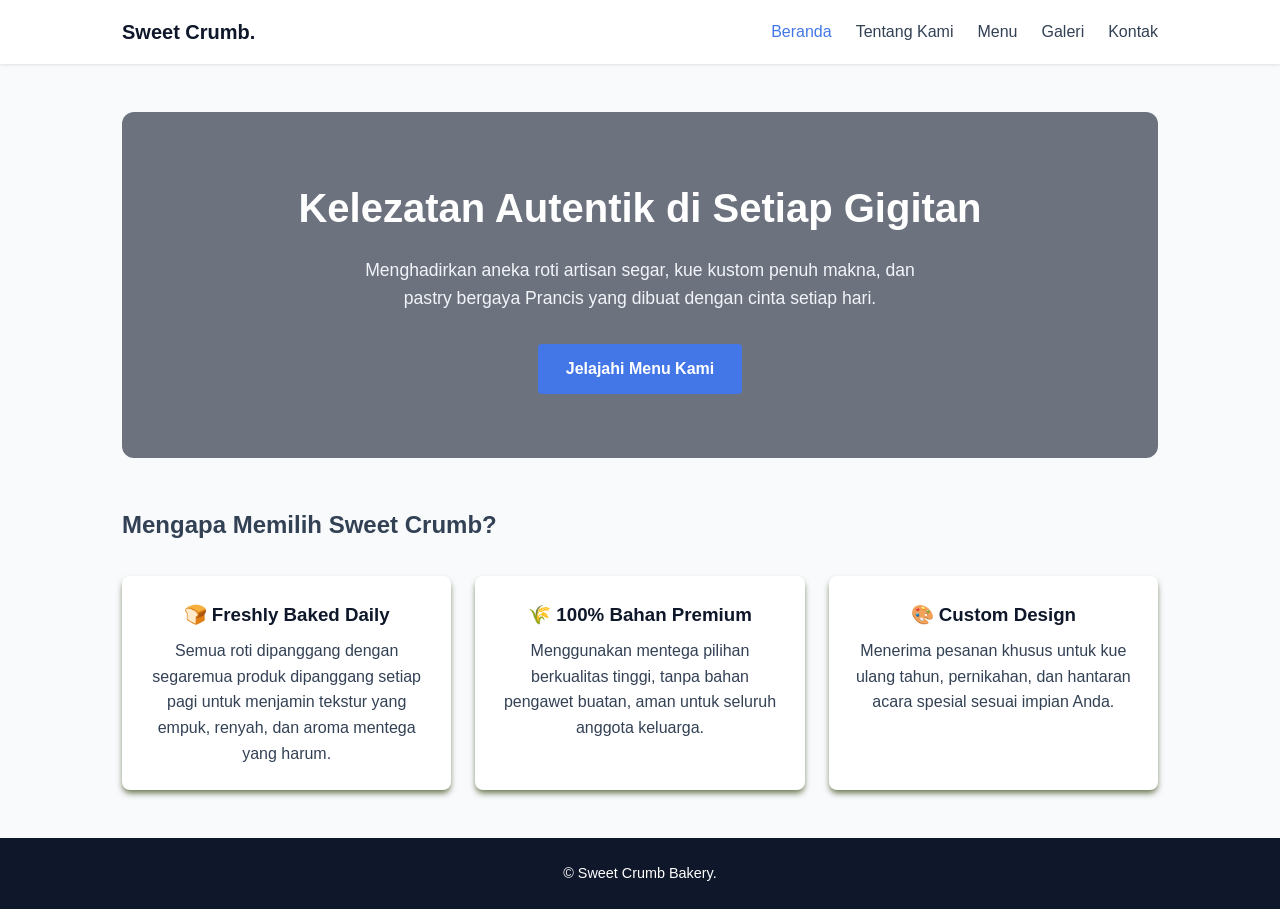
<file: myCompanyProfile/index.html>
<!DOCTYPE html>
<html lang="id">
<head>
    <meta charset="UTF-8">
    <meta name="viewport" content="width=device-width, initial-scale=1.0">
    <title>Beranda</title>
    <link rel="stylesheet" href="style.css">
    <style>
    /* CSS Tambahan Khusus Halaman Beranda */
    .hero-section {
      text-align: center;
      padding: 4rem 1rem;
      background: linear-gradient(rgba(15, 23, 42, 0.6), rgba(15, 23, 42, 0.6)), url('https://images.unsplash.com/photo-1509440159596-0249088772ff?auto=format&fit=crop&w=1200&q=80') no-repeat center center/cover;
      color: var(--white);
      border-radius: 12px;
      margin-bottom: 3rem;
    }
    .hero-section h1 {
      font-size: 2.5rem;
      margin-bottom: 1rem;
    }
    .hero-section p {
      font-size: 1.1rem;
      max-width: 600px;
      margin: 0 auto 2rem auto;
      color: #f1f5f9;
    }
    .btn-primary {
      background-color: var(--accent-color);
      color: var(--white);
      padding: 0.75rem 1.75rem;
      border-radius: 4px;
      text-decoration: none;
      font-weight: 600;
      transition: var(--transition);
      display: inline-block;
    }
    .btn-primary:hover {
      opacity: 0.9;
    }
    .featured-highlights {
      display: grid;
      grid-template-columns: repeat(auto-fit, minmax(250px, 1fr));
      gap: 1.5rem;
      margin-top: 2rem;
    }
    .highlight-card {
      background: var(--white);
      padding: 1.5rem;
      border-radius: 8px;
      box-shadow: 0 4px 6px -1px rgba(100, 112, 72);
      text-align: center;
    }
    .highlight-card h3 {
      color: var(--primary-color);
      margin-bottom: 0.5rem;
    }
  </style>

</head>
<body>
    <header>
    <nav class="navbar">
      <a href="index.html" class="logo">Sweet Crumb.</a>
      <ul class="nav-links">
        <li><a href="index.html" class="active">Beranda</a></li>
        <li><a href="about.html">Tentang Kami</a></li>
        <li><a href="services.html">Menu</a></li>
        <li><a href="portofolio.html">Galeri</a></li>
        <li><a href="contact.html">Kontak</a></li>
      </ul>
    </nav>
    </header>
    
    
    <main>
    <section class="hero-section">
      <h1>Kelezatan Autentik di Setiap Gigitan</h1>
      <p>Menghadirkan aneka roti artisan segar, kue kustom penuh makna, dan pastry bergaya Prancis yang dibuat dengan cinta setiap hari.</p>
      <a href="services.html" class="btn-primary">Jelajahi Menu Kami</a>
    </section>

    <section>
        <h2>Mengapa Memilih Sweet Crumb?</h2>
        <div class="featured-highlights">
            <div class="highlight-card">
                <h3>🍞 Freshly Baked Daily</h3>
                <p>Semua roti dipanggang dengan segaremua produk dipanggang setiap pagi untuk menjamin tekstur yang empuk, renyah, dan aroma mentega yang harum.</p>
            </div>
            <div class="highlight-card">
                <h3>🌾 100% Bahan Premium</h3>
                <p>Menggunakan mentega pilihan berkualitas tinggi, tanpa bahan pengawet buatan, aman untuk seluruh anggota keluarga.</p>
            </div>
            <div class="highlight-card">
                <h3>🎨 Custom Design</h3>
                <p>Menerima pesanan khusus untuk kue ulang tahun, pernikahan, dan hantaran acara spesial sesuai impian Anda.</p>
            </div>
        </div>

    </section>
    </main>


    <footer>
        <p>&copy; Sweet Crumb Bakery.</p>
    </footer>
</body>
</html>
</file>
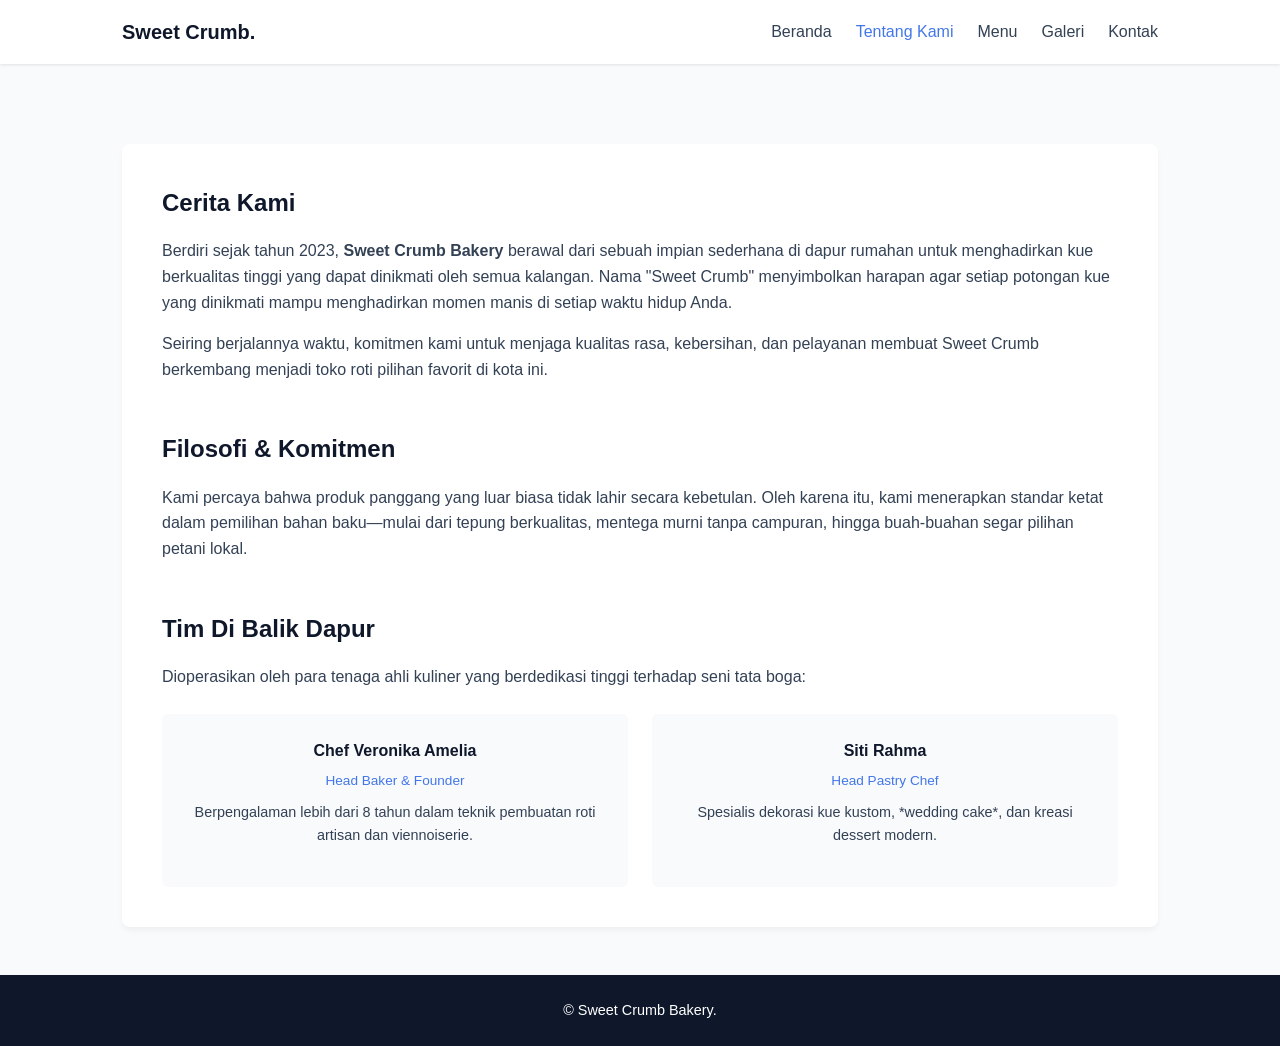
<file: myCompanyProfile/about.html>
<!DOCTYPE html>
<html lang="id">
<head>
    <meta charset="UTF-8">
    <meta name="viewport" content="width=device-width, initial-scale=1.0">
    <title>About us</title>
    <link rel="stylesheet" href="style.css">
    <style>
    /* CSS Tambahan Khusus Halaman Tentang Kami */
    .about-container {
      display: grid;
      grid-template-columns: 1fr;
      gap: 2rem;
      background: var(--white);
      padding: 2.5rem;
      border-radius: 8px;
      box-shadow: 0 4px 6px -1px rgba(0, 0, 0, 0.05);
    }
    .about-section h2 {
      color: var(--primary-color);
      margin-bottom: 1rem;
      font-size: 1.5rem;
    }
    .about-section p {
      margin-bottom: 1rem;
      color: var(--text-color);
    }
    .team-grid {
      display: grid;
      grid-template-columns: repeat(auto-fit, minmax(220px, 1fr));
      gap: 1.5rem;
      margin-top: 1.5rem;
    }
    .team-member {
      background: var(--bg-color);
      padding: 1.5rem;
      border-radius: 6px;
      text-align: center;
    }
    .team-member h4 {
      color: var(--primary-color);
      margin-bottom: 0.25rem;
    }
    .team-member span {
      font-size: 0.85rem;
      color: var(--accent-color);
      font-weight: 500;
    }
  </style>


</head>
<body>
  <header>
    <nav class="navbar">
      <a href="index.html" class="logo">Sweet Crumb.</a>
      <ul class="nav-links">
        <li><a href="index.html">Beranda</a></li>
        <li><a href="about.html" class="active">Tentang Kami</a></li>
        <li><a href="services.html">Menu</a></li>
        <li><a href="portofolio.html">Galeri</a></li>
        <li><a href="contact.html">Kontak</a></li>
      </ul>
    </nav>
  </header>
    <main>
    <div class="about-container" style="margin-top: 2rem;">
      <div class="about-section">
        <h2>Cerita Kami</h2>
        <p>Berdiri sejak tahun 2023, <strong>Sweet Crumb Bakery</strong> berawal dari sebuah impian sederhana di dapur rumahan untuk menghadirkan kue berkualitas tinggi yang dapat dinikmati oleh semua kalangan. Nama "Sweet Crumb" menyimbolkan harapan agar setiap potongan kue yang dinikmati mampu menghadirkan momen manis di setiap waktu hidup Anda.</p>
        <p>Seiring berjalannya waktu, komitmen kami untuk menjaga kualitas rasa, kebersihan, dan pelayanan membuat Sweet Crumb berkembang menjadi toko roti pilihan favorit di kota ini.</p>
      </div>

      <div class="about-section">
        <h2>Filosofi & Komitmen</h2>
        <p>Kami percaya bahwa produk panggang yang luar biasa tidak lahir secara kebetulan. Oleh karena itu, kami menerapkan standar ketat dalam pemilihan bahan baku—mulai dari tepung berkualitas, mentega murni tanpa campuran, hingga buah-buahan segar pilihan petani lokal.</p>
      </div>

      <div class="about-section">
        <h2>Tim Di Balik Dapur</h2>
        <p>Dioperasikan oleh para tenaga ahli kuliner yang berdedikasi tinggi terhadap seni tata boga:</p>
        
        <div class="team-grid">
          <div class="team-member">
            <h4>Chef Veronika Amelia</h4>
            <span>Head Baker & Founder</span>
            <p style="font-size: 0.9rem; margin-top: 0.5rem;">Berpengalaman lebih dari 8 tahun dalam teknik pembuatan roti artisan dan viennoiserie.</p>
          </div>
          <div class="team-member">
            <h4>Siti Rahma</h4>
            <span>Head Pastry Chef</span>
            <p style="font-size: 0.9rem; margin-top: 0.5rem;">Spesialis dekorasi kue kustom, *wedding cake*, dan kreasi dessert modern.</p>
          </div>
        </div>
      </div>
    </div>
    </main>
    
    

    <footer>
        <p>&copy; Sweet Crumb Bakery.</p>
    </footer>
</body>
</html>
</file>
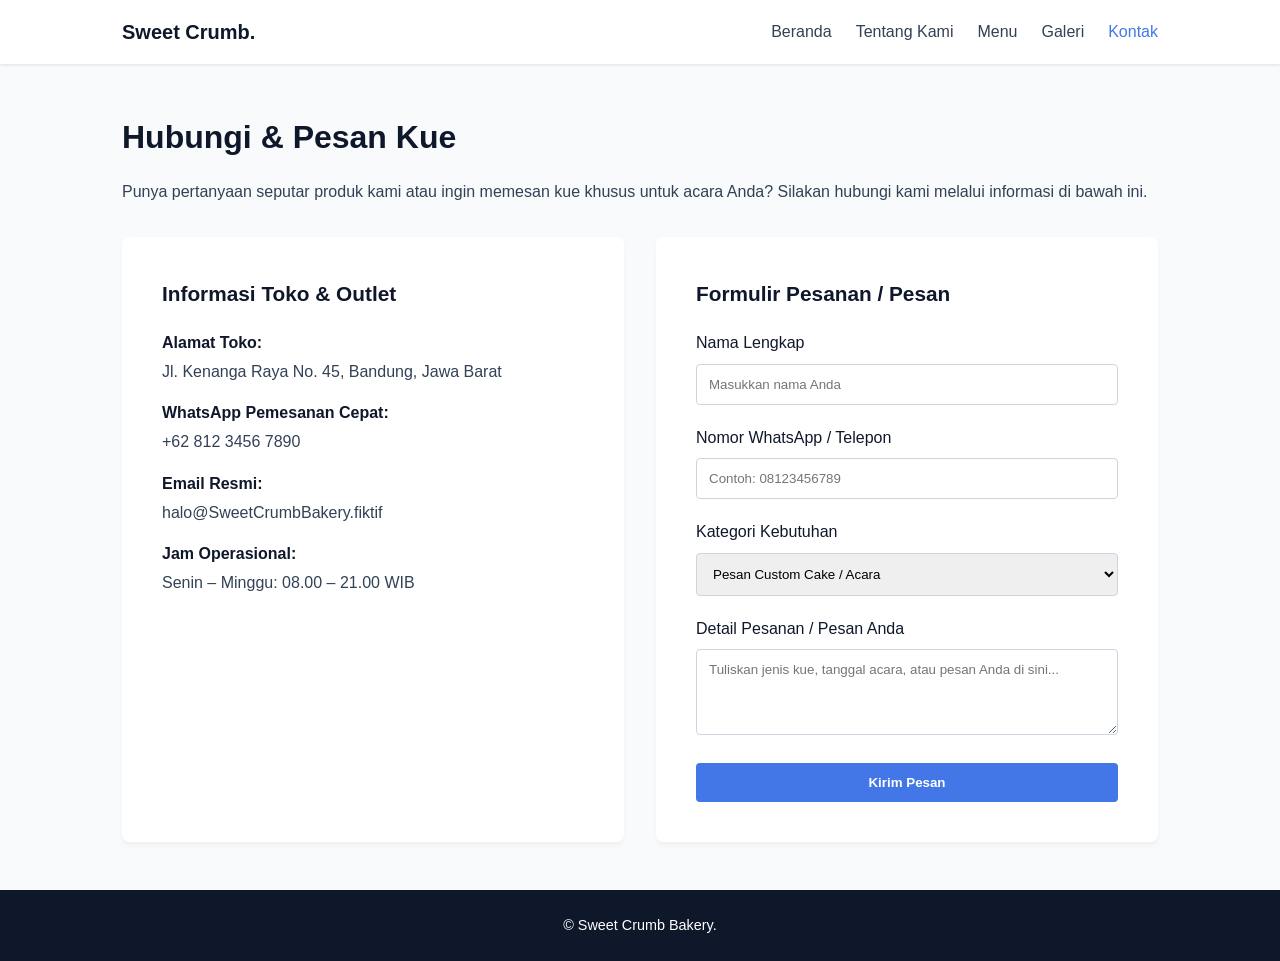
<file: myCompanyProfile/contact.html>
<!DOCTYPE html>
<html lang="id">
<head>
    <meta charset="UTF-8">
    <meta name="viewport" content="width=device-width, initial-scale=1.0">
    <title>contact</title>
    <link rel="stylesheet" href="style.css">
    <style>
    /* CSS Tambahan khusus Form & Layout Kontak */
    .contact-wrapper {
      display: grid;
      grid-template-columns: repeat(auto-fit, minmax(300px, 1fr));
      gap: 2rem;
      margin-top: 2rem;
    }
    .contact-info, .contact-form {
      background: var(--white);
      padding: 2.5rem;
      border-radius: 8px;
      box-shadow: 0 4px 6px -1px rgba(0, 0, 0, 0.05);
    }
    .contact-info h3, .contact-form h3 {
      color: var(--primary-color);
      margin-bottom: 1.25rem;
      font-size: 1.3rem;
    }
    .info-item {
      margin-bottom: 1rem;
    }
    .info-item strong {
      display: block;
      color: var(--primary-color);
      margin-bottom: 0.2rem;
    }
    .form-group {
      margin-bottom: 1.25rem;
    }
    .form-group label {
      display: block;
      margin-bottom: 0.5rem;
      font-weight: 500;
      color: var(--primary-color);
    }
    .form-group input,
    .form-group textarea,
    .form-group select {
      width: 100%;
      padding: 0.75rem;
      border: 1px solid #cbd5e1;
      border-radius: 4px;
      font-family: inherit;
    }
    .form-group input:focus,
    .form-group textarea:focus,
    .form-group select:focus {
      outline: none;
      border-color: var(--accent-color);
    }
    .btn-submit {
      background-color: var(--accent-color);
      color: var(--white);
      padding: 0.75rem 1.5rem;
      border: none;
      border-radius: 4px;
      font-weight: 600;
      cursor: pointer;
      transition: var(--transition);
      width: 100%;
    }
    .btn-submit:hover {
      opacity: 0.9;
    }
  </style>
</head>
<body>
    <header>
    <nav class="navbar">
      <a href="index.html" class="logo">Sweet Crumb.</a>
      <ul class="nav-links">
        <li><a href="index.html">Beranda</a></li>
        <li><a href="about.html">Tentang Kami</a></li>
        <li><a href="services.html">Menu</a></li>
        <li><a href="portofolio.html">Galeri</a></li>
        <li><a href="contact.html" class="active">Kontak</a></li>
      </ul>
    </nav>
  </header>
    

    <main>
    <h1 class="page-title">Hubungi & Pesan Kue</h1>
    <p>Punya pertanyaan seputar produk kami atau ingin memesan kue khusus untuk acara Anda? Silakan hubungi kami melalui informasi di bawah ini.</p>

    <div class="contact-wrapper">
      
      <!-- Kolom Informasi Toko -->
      <div class="contact-info">
        <h3>Informasi Toko & Outlet</h3>
        
        <div class="info-item">
          <strong>Alamat Toko:</strong>
          <p>Jl. Kenanga Raya No. 45, Bandung, Jawa Barat</p>
        </div>

        <div class="info-item">
          <strong>WhatsApp Pemesanan Cepat:</strong>
          <p>+62 812 3456 7890</p>
        </div>

        <div class="info-item">
          <strong>Email Resmi:</strong>
          <p>halo@SweetCrumbBakery.fiktif</p>
        </div>

        <div class="info-item">
          <strong>Jam Operasional:</strong>
          <p>Senin – Minggu: 08.00 – 21.00 WIB</p>
        </div>
      </div>

      <!-- Kolom Formulir Pemesanan/Pesan -->
      <div class="contact-form">
        <h3>Formulir Pesanan / Pesan</h3>
        <form action="#" method="POST">
          <div class="form-group">
            <label for="name">Nama Lengkap</label>
            <input type="text" id="name" name="name" placeholder="Masukkan nama Anda" required>
          </div>
          
          <div class="form-group">
            <label for="phone">Nomor WhatsApp / Telepon</label>
            <input type="tel" id="phone" name="phone" placeholder="Contoh: 08123456789" required>
          </div>

          <div class="form-group">
            <label for="category">Kategori Kebutuhan</label>
            <select id="category" name="category">
              <option value="custom">Pesan Custom Cake / Acara</option>
              <option value="menu">Pertanyaan Menu Harian</option>
              <option value="other">Lainnya</option>
            </select>
          </div>

          <div class="form-group">
            <label for="message">Detail Pesanan / Pesan Anda</label>
            <textarea id="message" name="message" rows="4" placeholder="Tuliskan jenis kue, tanggal acara, atau pesan Anda di sini..." required></textarea>
          </div>

          <button type="submit" class="btn-submit">Kirim Pesan</button>
        </form>
      </div>

    </div>
  </main>


    <footer>
        <p>&copy; Sweet Crumb Bakery.</p>
    </footer>
</body>
</html>
</file>
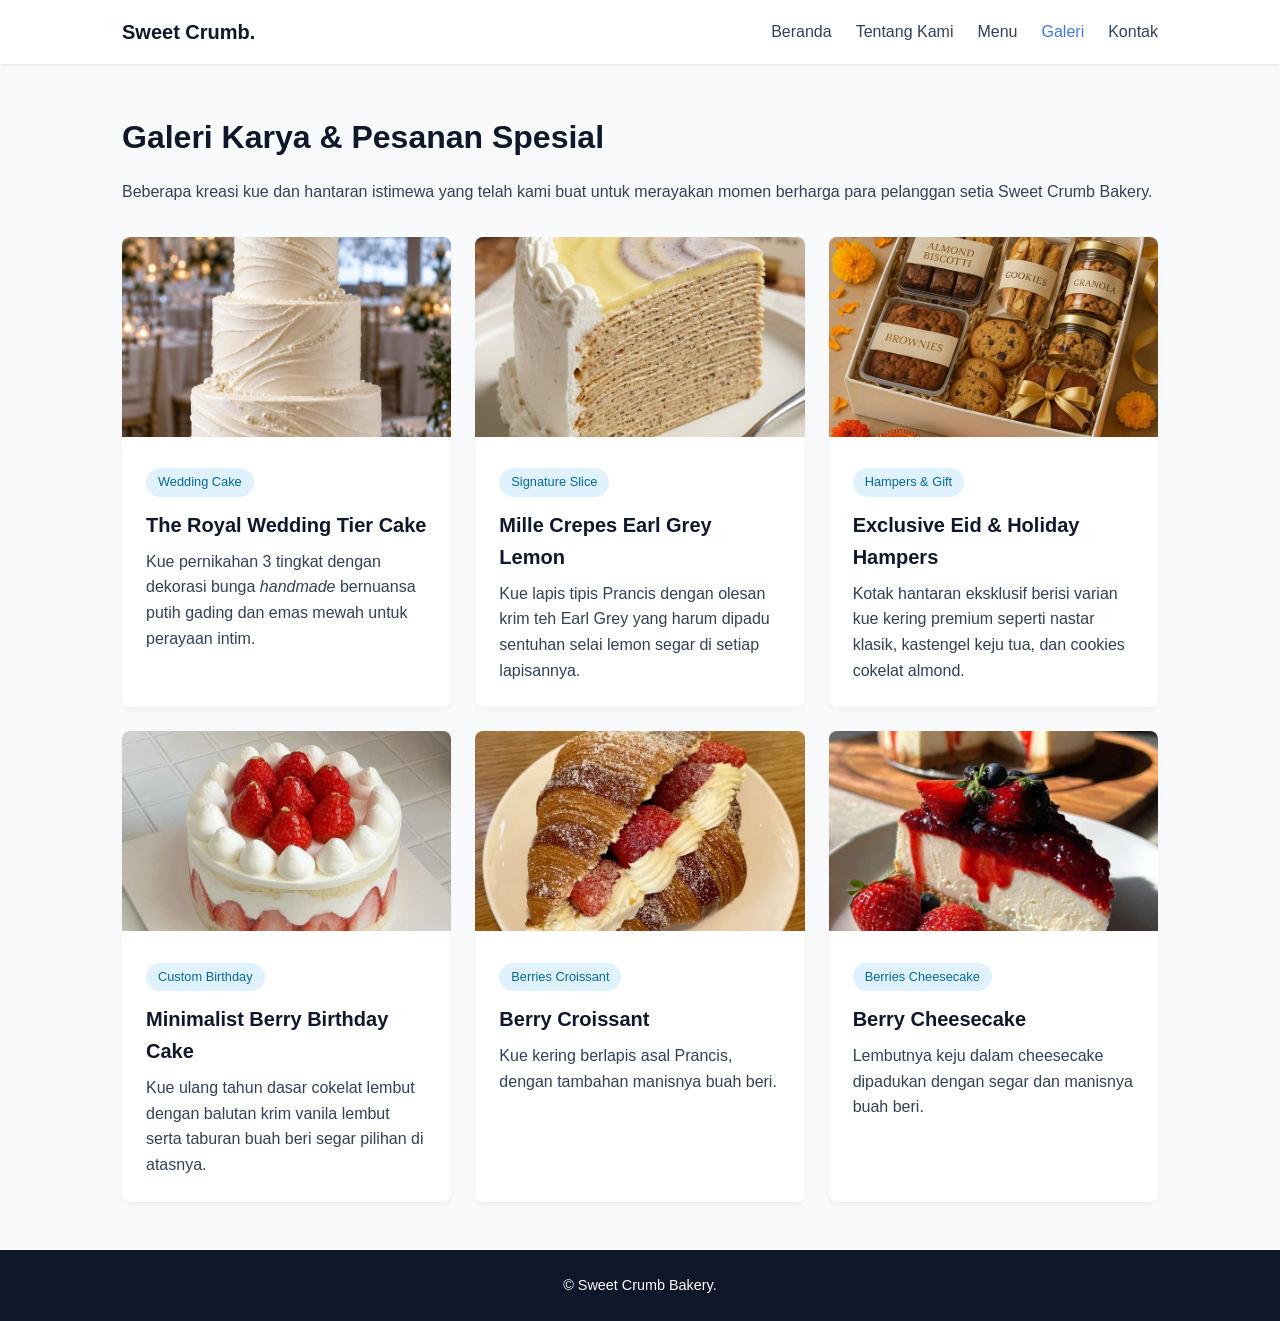
<file: myCompanyProfile/portofolio.html>
<!DOCTYPE html>
<html lang="id">
<head>
    <meta charset="UTF-8">
    <meta name="viewport" content="width=device-width, initial-scale=1.0">
    <title>Galeri Karya</title>
    <link rel="stylesheet" href="style.css">
    <style>
    /* CSS Tambahan khusus untuk Card Portofolio/Galeri Kue */
    .portfolio-card {
      background: var(--white);
      border-radius: 8px;
      overflow: hidden;
      box-shadow: 0 4px 6px -1px rgba(0, 0, 0, 0.05);
      transition: transform 0.3s ease;
    }
    .portfolio-card:hover {
      transform: translateY(-5px);
    }
    .portfolio-img {
      width: 100%;
      height: 200px;
      object-fit: cover;
      background-color: #e2e8f0; /* Warna cadangan jika gambar gagal dimuat */
    }
    .portfolio-content {
      padding: 1.5rem;
    }
    .portfolio-content h3 {
      color: var(--primary-color);
      margin-bottom: 0.5rem;
      font-size: 1.25rem;
    }
    .portfolio-tag {
      display: inline-block;
      background: #e0f2fe;
      color: #0369a1;
      padding: 0.25rem 0.75rem;
      border-radius: 50px;
      font-size: 0.8rem;
      font-weight: 500;
      margin-bottom: 0.75rem;
    }
  </style>
</head>
<body>
    <header>
    <nav class="navbar">
      <a href="index.html" class="logo">Sweet Crumb.</a>
      <ul class="nav-links">
        <li><a href="index.html">Beranda</a></li>
        <li><a href="about.html">Tentang Kami</a></li>
        <li><a href="services.html">Menu</a></li>
        <li><a href="portofolio.html" class="active">Galeri</a></li>
        <li><a href="contact.html">Kontak</a></li>
      </ul>
    </nav>
  </header>

  <main>
    <h1 class="page-title">Galeri Karya & Pesanan Spesial</h1>
    <p>Beberapa kreasi kue dan hantaran istimewa yang telah kami buat untuk merayakan momen berharga para pelanggan setia Sweet Crumb Bakery.</p>

    <!-- Grid Container untuk Galeri Kue -->
    <div class="grid-container">
      
      <!-- Item 1 -->
      <div class="portfolio-card">
        <!-- Anda bisa mengganti link src dengan gambar lokal (misal: images/wedding-cake.jpg) atau URL Unsplash -->
        <img src="gambar/weddingcake2.jpeg" alt="Weding Cake" class="portfolio-img">
        <div class="portfolio-content">
          <span class="portfolio-tag">Wedding Cake</span>
          <h3>The Royal Wedding Tier Cake</h3>
          <p>Kue pernikahan 3 tingkat dengan dekorasi bunga <em>handmade</em> bernuansa putih gading dan emas mewah untuk perayaan intim.</p>
        </div>
      </div>
      
      <!-- Item 2 -->
      <div class="portfolio-card">
        <img src="gambar/millecrepelemon.jpeg" alt="Mile Crepes Earl Grey Lemon" class="portfolio-img">
        <div class="portfolio-content">
          <span class="portfolio-tag">Signature Slice</span>
          <h3>Mille Crepes Earl Grey Lemon</h3>
          <p>Kue lapis tipis Prancis dengan olesan krim teh Earl Grey yang harum dipadu sentuhan selai lemon segar di setiap lapisannya.</p>
        </div>
      </div>

      <!-- Item 3 -->
      <div class="portfolio-card">
        <img src="gambar/hampers.jpeg" alt="Hampers Hari Raya" class="portfolio-img">
        <div class="portfolio-content">
          <span class="portfolio-tag">Hampers & Gift</span>
          <h3>Exclusive Eid & Holiday Hampers</h3>
          <p>Kotak hantaran eksklusif berisi varian kue kering premium seperti nastar klasik, kastengel keju tua, dan cookies cokelat almond.</p>
        </div>
      </div>

      <!-- Item 4 -->
      <div class="portfolio-card">
        <img src="gambar/kuestoberi.jpeg" alt="Berry Birthday Cake" class="portfolio-img">
        <div class="portfolio-content">
          <span class="portfolio-tag">Custom Birthday</span>
          <h3>Minimalist Berry Birthday Cake</h3>
          <p>Kue ulang tahun dasar cokelat lembut dengan balutan krim vanila lembut serta taburan buah beri segar pilihan di atasnya.</p>
        </div>
      </div>

      <!-- Item 4 -->
      <div class="portfolio-card">
        <img src="gambar/kuasongstoberi.jpeg" alt="Berry Croissant" class="portfolio-img">
        <div class="portfolio-content">
          <span class="portfolio-tag">Berries Croissant</span>
          <h3>Berry Croissant</h3>
          <p>Kue kering berlapis asal Prancis, dengan tambahan manisnya buah beri.</p>
        </div>
      </div>

      <!-- Item 4 -->
      <div class="portfolio-card">
        <img src="gambar/bericheesecake.jpeg" alt="Berry Cheesecake" class="portfolio-img">
        <div class="portfolio-content">
          <span class="portfolio-tag">Berries Cheesecake</span>
          <h3>Berry Cheesecake</h3>
          <p>Lembutnya keju dalam cheesecake dipadukan dengan segar dan manisnya buah beri.</p>
        </div>
      </div>

    </div>
  </main>

    <footer>
        <p>&copy; Sweet Crumb Bakery.</p>
    </footer>
</body>
</html>
</file>
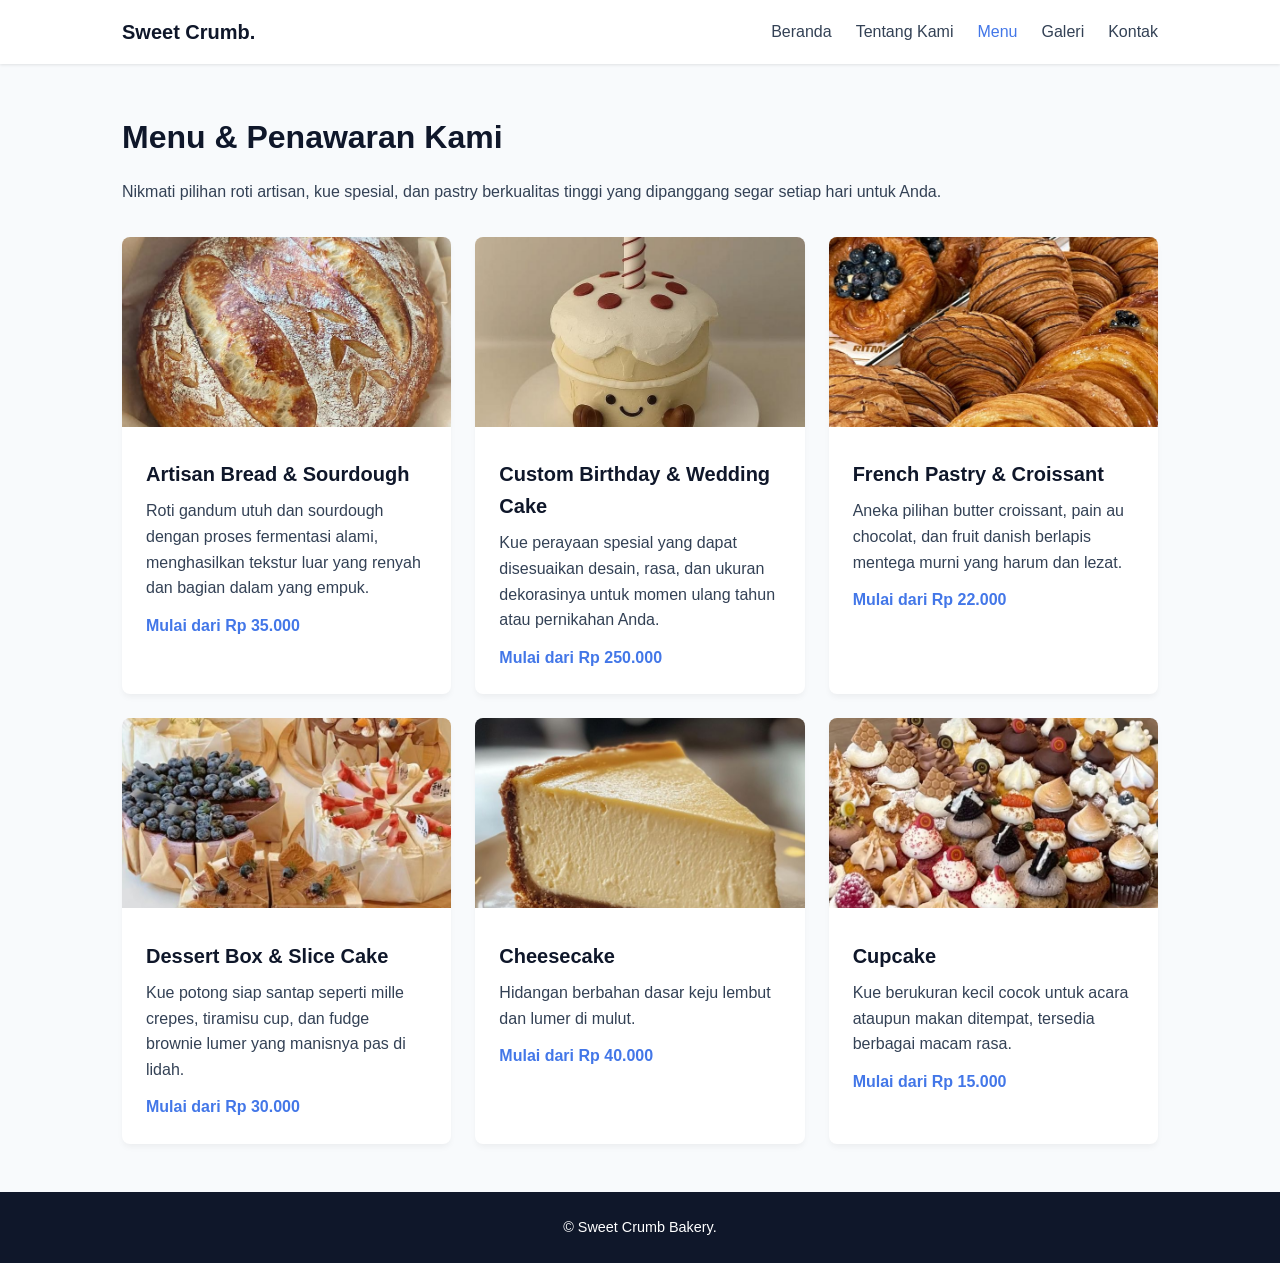
<file: myCompanyProfile/services.html>
<!DOCTYPE html>
<html lang="id">
<head>
    <meta charset="UTF-8">
    <meta name="viewport" content="width=device-width, initial-scale=1.0">
    <title>Services</title>
    <link rel="stylesheet" href="style.css">
    <style>
    /* CSS Tambahan Khusus Halaman Menu */
    .menu-card {
      background: var(--white);
      border-radius: 8px;
      overflow: hidden;
      box-shadow: 0 4px 6px -1px rgba(0, 0, 0, 0.05);
      transition: transform 0.3s ease;
    }
    .menu-card:hover {
      transform: translateY(-5px);
    }
    .menu-img {
      width: 100%;
      height: 190px;
      object-fit: cover;
    }
    .menu-content {
      padding: 1.5rem;
    }
    .menu-content h3 {
      color: var(--primary-color);
      margin-bottom: 0.5rem;
      font-size: 1.25rem;
    }
    .price-tag {
      font-weight: 600;
      color: var(--accent-color);
      margin-top: 0.75rem;
      display: block;
    }
  </style>

</head>
<body>
    <header>
    <nav class="navbar">
      <a href="index.html" class="logo">Sweet Crumb.</a>
      <ul class="nav-links">
        <li><a href="index.html">Beranda</a></li>
        <li><a href="about.html">Tentang Kami</a></li>
        <li><a href="services.html" class="active">Menu</a></li>
        <li><a href="portofolio.html">Galeri</a></li>
        <li><a href="contact.html">Kontak</a></li>
      </ul>
    </nav>
    </header>


    <main>
    <h1 class="page-title">Menu & Penawaran Kami</h1>
    <p>Nikmati pilihan roti artisan, kue spesial, dan pastry berkualitas tinggi yang dipanggang segar setiap hari untuk Anda.</p>

    <!-- Grid Container Menggunakan Grid Card -->
    <div class="grid-container">
      
      <!-- Produk 1 -->
      <div class="menu-card">
        <img src="gambar/sourdough.jpeg" alt="Sourdough" class="menu-img">
        <div class="menu-content">
          <h3>Artisan Bread & Sourdough</h3>
          <p>Roti gandum utuh dan sourdough dengan proses fermentasi alami, menghasilkan tekstur luar yang renyah dan bagian dalam yang empuk.</p>
          <span class="price-tag">Mulai dari Rp 35.000</span>
        </div>
      </div>

      <!-- Produk 2 -->
      <div class="menu-card">
        <img src="gambar/kue karakter.jpeg" alt="Kue Custom Birthday" class="menu-img">
        <div class="menu-content">
          <h3>Custom Birthday & Wedding Cake</h3>
          <p>Kue perayaan spesial yang dapat disesuaikan desain, rasa, dan ukuran dekorasinya untuk momen ulang tahun atau pernikahan Anda.</p>
          <span class="price-tag">Mulai dari Rp 250.000</span>
        </div>
      </div>

      <!-- Produk 3 -->
      <div class="menu-card">
        <img src="gambar/pastries.jpeg" alt="French Pastry & Croissant" class="menu-img">
        <div class="menu-content">
          <h3>French Pastry & Croissant</h3>
          <p>Aneka pilihan butter croissant, pain au chocolat, dan fruit danish berlapis mentega murni yang harum dan lezat.</p>
          <span class="price-tag">Mulai dari Rp 22.000</span>
        </div>
      </div>

      <!-- Produk 4 -->
      <div class="menu-card">
        <img src="gambar/cakeslices.jpeg" alt="Dessert Box & Slice" class="menu-img">
        <div class="menu-content">
          <h3>Dessert Box & Slice Cake</h3>
          <p>Kue potong siap santap seperti mille crepes, tiramisu cup, dan fudge brownie lumer yang manisnya pas di lidah.</p>
          <span class="price-tag">Mulai dari Rp 30.000</span>
        </div>
      </div>

      <!-- Produk 5 -->
      <div class="menu-card">
        <img src="gambar/cheesecake.jpeg" alt="Cheesecake" class="menu-img">
        <div class="menu-content">
          <h3>Cheesecake</h3>
          <p>Hidangan berbahan dasar keju lembut dan lumer di mulut.</p>
          <span class="price-tag">Mulai dari Rp 40.000</span>
        </div>
      </div>

      <!-- Produk 6 -->
      <div class="menu-card">
        <img src="gambar/cupcakess.jpeg" alt="Cupcakes" class="menu-img">
        <div class="menu-content">
          <h3>Cupcake</h3>
          <p>Kue berukuran kecil cocok untuk acara ataupun makan ditempat, tersedia berbagai macam rasa.</p>
          <span class="price-tag">Mulai dari Rp 15.000</span>
        </div>
      </div>

    </div>
  </main>


    <footer>
        <p>&copy; Sweet Crumb Bakery.</p>
    </footer>
</body>
</html>
</file>
<file: myCompanyProfile/style.css>
/* --- RESET & GLOBAL STYLES --- */
* {
  margin: 0;
  padding: 0;
  box-sizing: border-box;
}

:root {
  --primary-color: #0f172a;    /* Navy gelap yang profesional */
  --accent-color: #4377e8;     /* Biru terang sebagai aksen */
  --bg-color: #f8fafc;         /* Abu-abu sangat terang untuk latar belakang */
  --text-color: #334155;       /* Warna teks utama */
  --white: #ffffff;
  --transition: all 0.3s ease;
}

body {
  font-family: 'Segoe UI', Tahoma, Geneva, Verdana, sans-serif;
  background-color: var(--bg-color);
  color: var(--text-color);
  line-height: 1.6;
  display: flex;
  flex-direction: column;
  min-height: 100vh;
}

/* --- NAVIGATION BAR --- */
header {
  background-color: var(--white);
  box-shadow: 0 1px 3px rgba(0, 0, 0, 0.1);
  position: sticky;
  top: 0;
  z-index: 1000;
}

.navbar {
  max-width: 1100px;
  margin: 0 auto;
  padding: 1rem 2rem;
  display: flex;
  justify-content: space-between;
  align-items: center;
}

.logo {
  font-size: 1.25rem;
  font-weight: bold;
  color: var(--primary-color);
  text-decoration: none;
}

.nav-links {
  list-style: none;
  display: flex;
  gap: 1.5rem;
}

.nav-links a {
  text-decoration: none;
  color: var(--text-color);
  font-weight: 500;
  transition: var(--transition);
}

.nav-links a:hover,
.nav-links a.active {
  color: var(--accent-color);
}

/* --- MAIN CONTENT & LAYOUT --- */
main {
  flex: 1;
  max-width: 1100px;
  width: 100%;
  margin: 0 auto;
  padding: 3rem 2rem;
}

.page-title {
  font-size: 2rem;
  color: var(--primary-color);
  margin-bottom: 1rem;
}

/* Contoh Card Grid (Flexbox untuk Layanan/Portofolio) */
.grid-container {
  display: grid;
  grid-template-columns: repeat(auto-fit, minmax(280px, 1fr));
  gap: 1.5rem;
  margin-top: 2rem;
}

.card {
  background: var(--white);
  padding: 2rem;
  border-radius: 8px;
  box-shadow: 0 4px 6px -1px rgba(0, 0, 0, 0.05);
}

.card h3 {
  margin-bottom: 0.75rem;
  color: var(--primary-color);
}

/* --- FOOTER --- */
footer {
  background-color: var(--primary-color);
  color: var(--white);
  text-align: center;
  padding: 1.5rem 2rem;
  margin-top: auto;
  font-size: 0.9rem;
}
</file>
